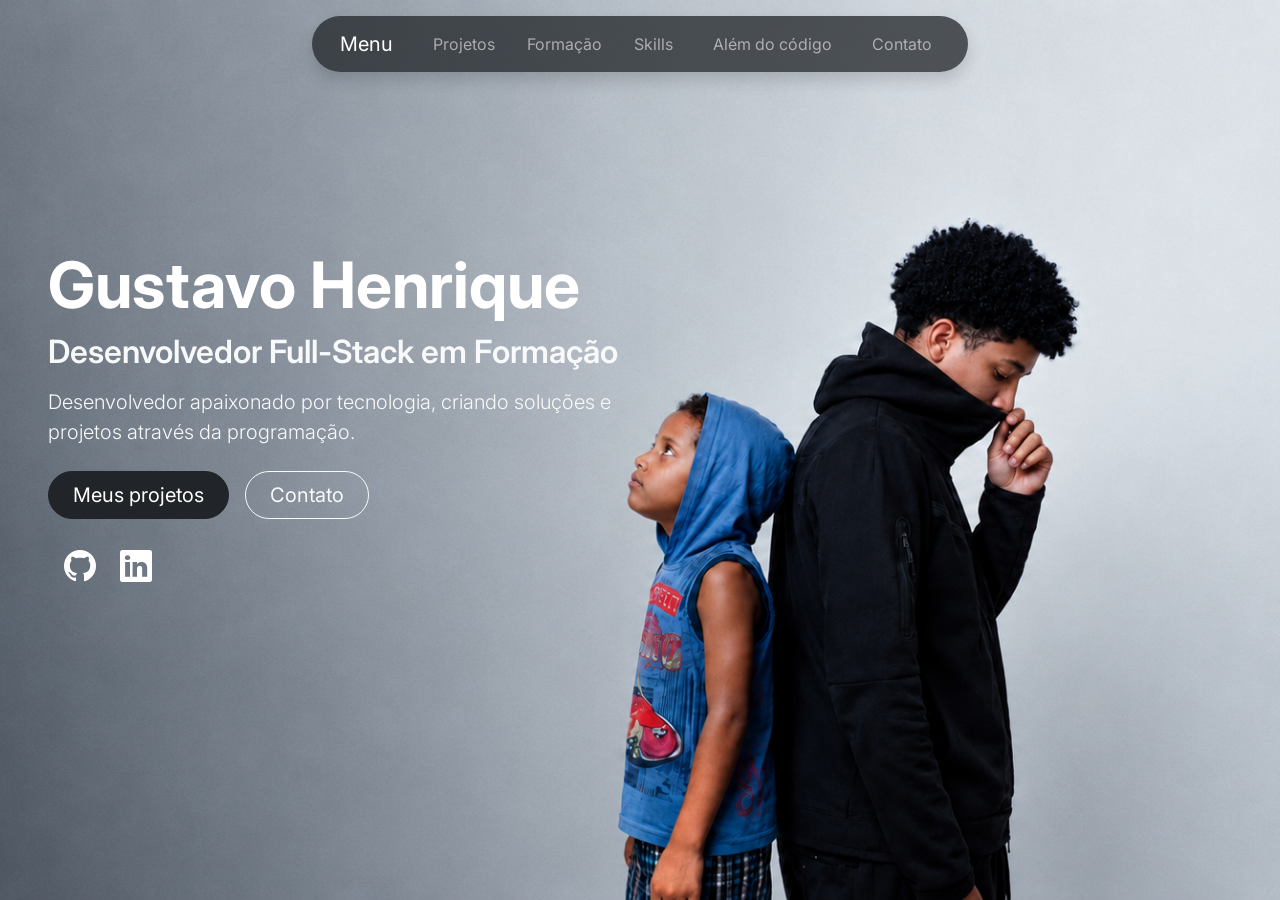
<file: index.html>
﻿<!doctype html>
<html lang="pt-BR">

<head>
    <meta charset="utf-8">
    <meta name="viewport" content="width=device-width, initial-scale=1">
    <meta name="description" content="Portfólio de Gustavo Henrique, desenvolvedor Full-Stack em formação. Conheça meus projetos, formação e competências.">

    <title>Gustavo Henrique | Portfólio</title>

    <link rel="stylesheet" href="https://cdn.jsdelivr.net/npm/bootstrap-icons@1.13.1/font/bootstrap-icons.min.css">
    <link href="https://cdn.jsdelivr.net/npm/bootstrap@5.3.8/dist/css/bootstrap.min.css" rel="stylesheet">
    <link href="css/style.css" rel="stylesheet">
    <link href="https://fonts.googleapis.com/css2?family=Inter:wght@400;500;600;700;800&display=swap" rel="stylesheet">
</head>

<body>
    <div class="site min-vh-100 d-flex flex-column">
        <header class="sticky-top py-3">
            <div class="container d-flex justify-content-center">
                <nav class="navbar navbar-expand-lg col-12 col-lg-auto px-3 rounded-5 bg-dark bg-opacity-75 shadow" data-bs-theme="dark" aria-label="Navegação principal">
                    <div class="container-fluid">
                        <a class="navbar-brand" href="index.html" aria-current="page">Menu</a>

                        <button class="navbar-toggler" type="button" data-bs-toggle="collapse" data-bs-target="#navMenu" aria-controls="navMenu" aria-expanded="false" aria-label="Abrir menu de navegação">
                            <span class="navbar-toggler-icon"></span>
                        </button>

                        <div class="collapse navbar-collapse" id="navMenu">
                            <ul class="navbar-nav gap-1 gap-lg-3 ms-lg-3 mt-3 mt-lg-0">
                                <li class="nav-item"><a class="nav-link" href="projetos.html#projetos">Projetos</a></li>
                                <li class="nav-item"><a class="nav-link" href="projetos.html#formacao">Formação</a></li>
                                <li class="nav-item"><a class="nav-link" href="projetos.html#skills">Skills</a></li>
                                <li class="nav-item"> <a class="nav-link rounded-pill px-3" href="projetos.html#interesses"> Além do código</a>
                                <li class="nav-item"><a class="nav-link" href="projetos.html#contato">Contato</a></li>
                                
                    </li>
                            </ul>
                        </div>
                    </div>
                </nav>
            </div>
        </header>

        <main class="container-fluid flex-grow-1 d-flex align-items-center px-4 px-lg-5 py-5">
            <div class="row w-100 g-0">
                <div class="col-lg-7 col-xl-6">
                    <section class="hero-text text-light" aria-labelledby="apresentacao">
                        <h1 class="display-1 fw-bold lh-1 mb-3 text-white" id="apresentacao">Gustavo Henrique</h1>
                        <h2 class="fs-2 fw-semibold mb-3">Desenvolvedor Full-Stack em Formação</h2>
                        <p class="lead mb-4">Desenvolvedor apaixonado por tecnologia, criando soluções e projetos através da programação.</p>

                        <div class="d-flex flex-wrap gap-3">
                            <a href="projetos.html#projetos" class="btn btn-dark btn-lg rounded-pill px-4">Meus projetos</a>
                            <a href="projetos.html#contato" class="btn btn-outline-light btn-lg rounded-pill px-4">Contato</a>
                        </div>

                        <div class="d-flex gap-4 mt-4 ms-3">
                            <a href="https://github.com/dk-77777" target="_blank" rel="noopener noreferrer" aria-label="GitHub de Gustavo Henrique (abre em nova aba)">
                                <i class="bi bi-github fs-2 text-white" aria-hidden="true"></i>
                            </a>
                            <a href="https://www.linkedin.com/in/gustavodkzvlr/" target="_blank" rel="noopener noreferrer" aria-label="LinkedIn de Gustavo Henrique (abre em nova aba)">
                                <i class="bi bi-linkedin fs-2 text-white" aria-hidden="true"></i>
                            </a>
                        </div>
                    </section>
                </div>
            </div>
        </main>
    </div>



    <script src="https://cdn.jsdelivr.net/npm/bootstrap@5.3.8/dist/js/bootstrap.bundle.min.js"></script>
</body>

</html>
</file>
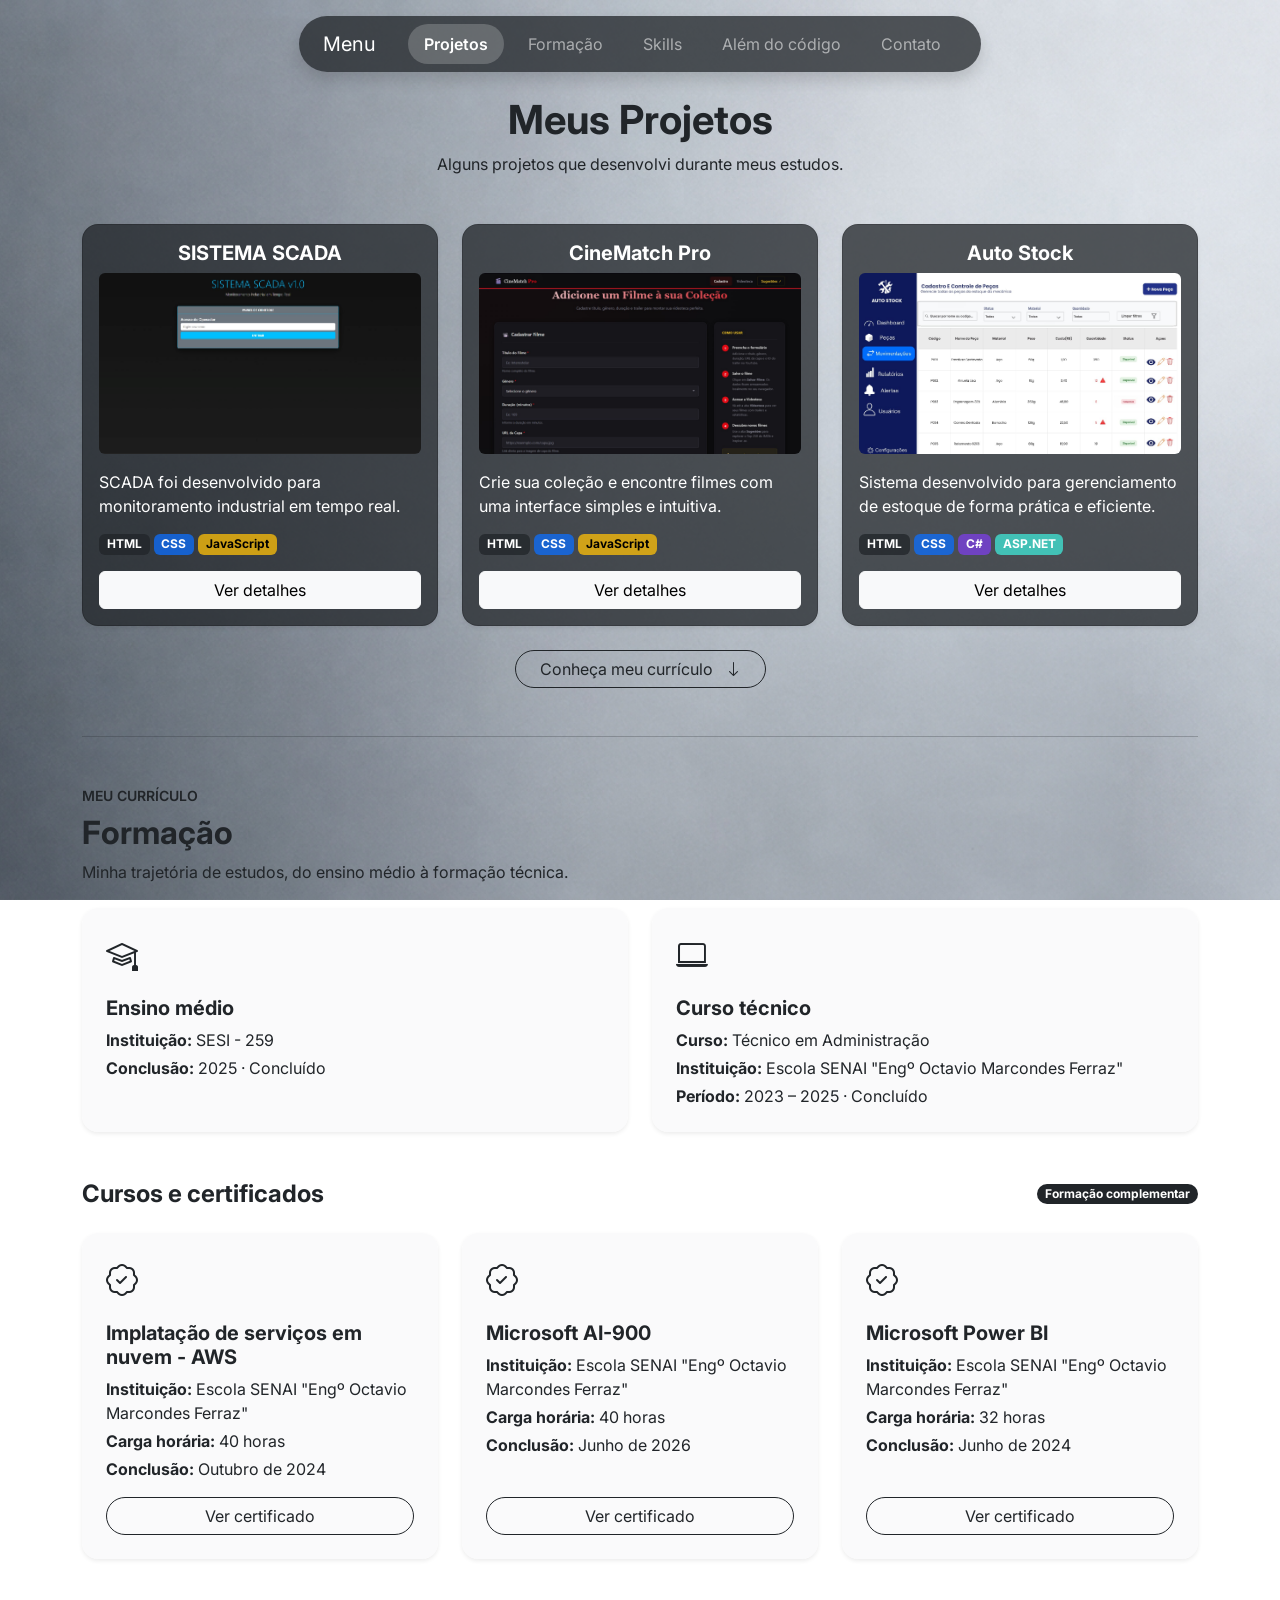
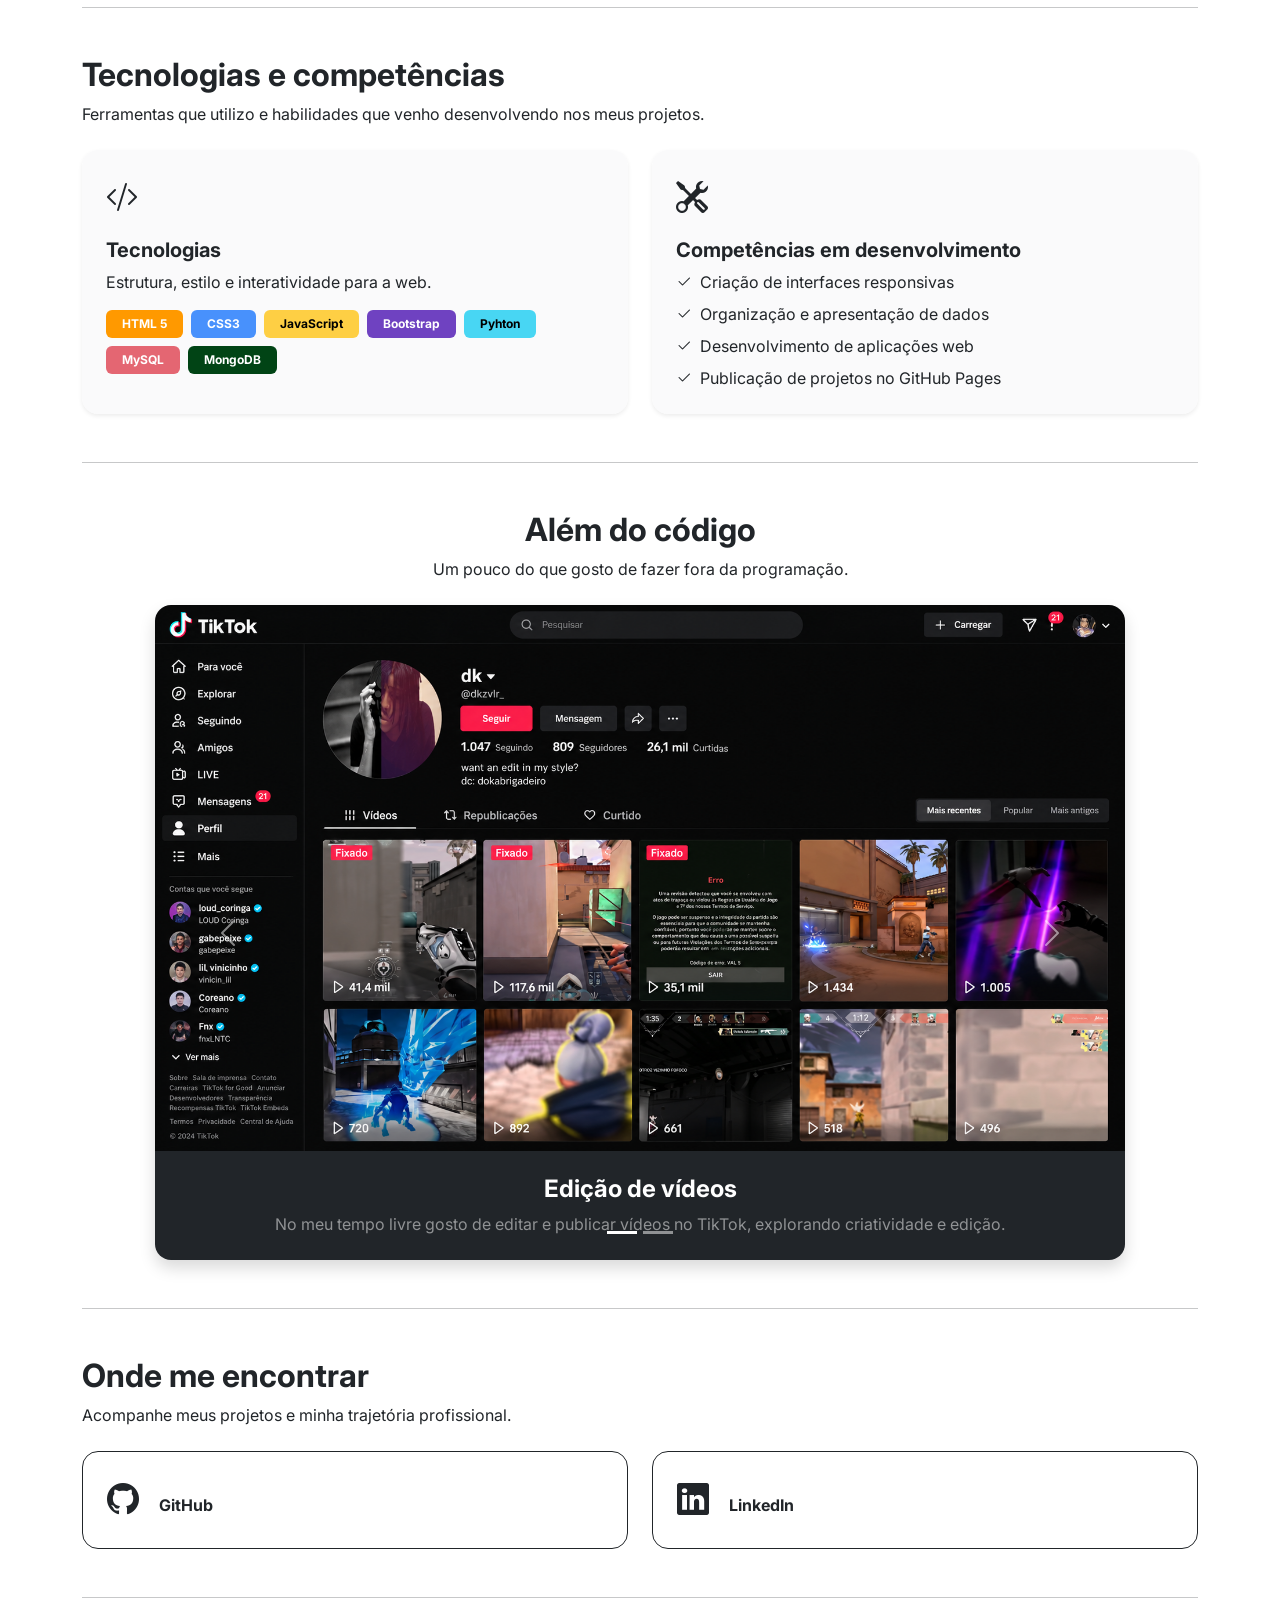
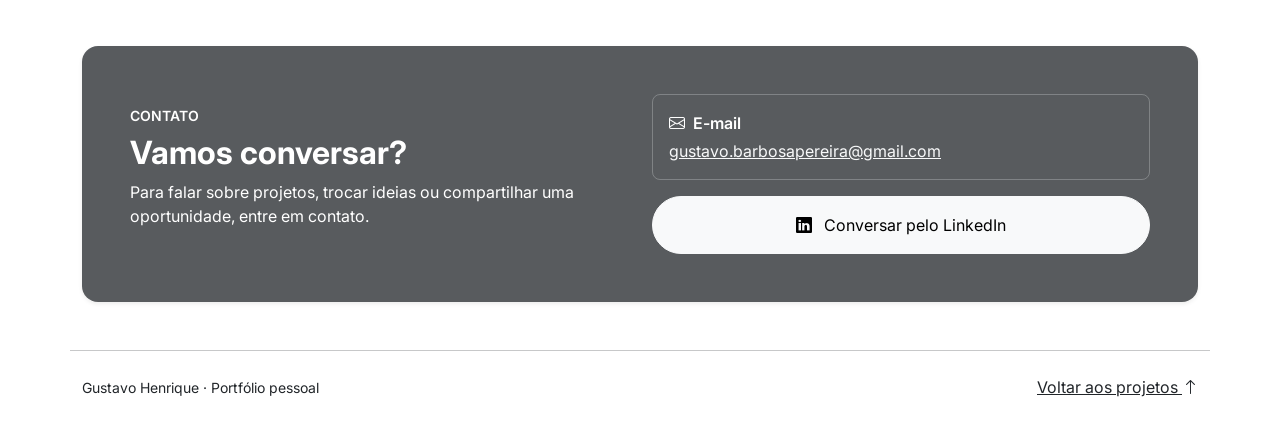
<file: projetos.html>
<!doctype html>
<html lang="pt-BR">

<head>
    <meta charset="utf-8">
    <meta name="viewport" content="width=device-width, initial-scale=1">
    <title>Projetos e currículo | Gustavo Henrique</title>

    <link href="https://cdn.jsdelivr.net/npm/bootstrap@5.3.8/dist/css/bootstrap.min.css" rel="stylesheet">
    <link href="https://cdn.jsdelivr.net/npm/bootstrap-icons@1.13.1/font/bootstrap-icons.min.css" rel="stylesheet">
    <link href="https://fonts.googleapis.com/css2?family=Inter:wght@400;500;600;700;800&display=swap" rel="stylesheet">
    <link href="css/style.css" rel="stylesheet">
    <link href="css/projetos.css" rel="stylesheet">
</head>

<body class="min-vh-100 text-dark"
    data-bs-spy="scroll"
    data-bs-target="#navSecoes"
    data-bs-root-margin="-90px 0px -40%"
    data-bs-smooth-scroll="true">

    
<!-- barra de navegação -->
<header class="sticky-md-top pt-3">
    <div class="container d-flex justify-content-center">

        <nav class="navbar navbar-expand-md col-12 col-md-auto px-3 px-md-4 rounded-5 bg-dark bg-opacity-75 shadow"
            data-bs-theme="dark">

            <!-- menu -->
            <a class="navbar-brand" href="index.html">Menu</a>
            <button class="navbar-toggler" type="button"
                data-bs-toggle="collapse"
                data-bs-target="#navMenu">

                <span class="navbar-toggler-icon"></span>

            </button>

            <!-- links do menu -->
            <div class="collapse navbar-collapse" id="navMenu">

                <ul id="navSecoes" class="navbar-nav gap-1 gap-md-2 ms-md-3">

                    <li class="nav-item">
                        <a class="nav-link rounded-pill px-3" href="#projetos">
                            Projetos
                        </a>
                    </li>

                    <li class="nav-item">
                        <a class="nav-link rounded-pill px-3" href="#formacao">
                            Formação
                        </a>
                    </li>

                    <li class="nav-item">
                        <a class="nav-link rounded-pill px-3" href="#skills">
                            Skills
                        </a>
                    </li>

                    <li class="nav-item">
                        <a class="nav-link rounded-pill px-3" href="#interesses">
                            Além do código
                        </a>
                    </li>

                    <li class="nav-item">
                        <a class="nav-link rounded-pill px-3" href="#contato">
                            Contato
                        </a>
                    </li>

                </ul>

            </div>

        </nav>

    </div>
</header>


    <main class="container">

        <!-- meus projetos -->
        <section id="projetos" class="pt-4 pb-5">

            <div class="text-center mb-5">
                <h1 class="fw-bold">Meus Projetos</h1>
                <p>Alguns projetos que desenvolvi durante meus estudos.</p>
            </div>

            <div class="row g-4 align-items-start ">

                <!-- projeto scada -->
                <div class="col-12 col-md-6 col-lg-4">
                    <div class="card hover-card rounded-4 bg-dark bg-opacity-75 text-white shadow-sm">
                        <div class="card-body d-flex flex-column p-3">

                            <h2 class="fs-5 fw-bold text-center">SISTEMA SCADA</h2>

                            <a class="ratio ratio-16x9 mb-3" target="_blank"
                                href="https://dk-77777.github.io/Sistema-de-Monitoramento-de-Press-o-Hidr-ulica/">
                                <img src="img/projeto1.png" class="w-100 h-100 object-fit-cover rounded" alt="Sistema SCADA">
                            </a>

                            <p>SCADA foi desenvolvido para monitoramento industrial em tempo real.</p>

                            <div class="d-flex gap-1 mt-auto mb-3">
                                <span class="badge text-bg-dark">HTML</span>
                                <span class="badge text-bg-primary">CSS</span>
                                <span class="badge text-bg-warning">JavaScript</span>
                            </div>

                            <button class="btn btn-light" data-bs-toggle="collapse" data-bs-target="#projeto1">
                                Ver detalhes
                            </button>

                            <div class="collapse mt-2" id="projeto1">
                                <div class="bg-light text-dark rounded p-3">
                                    <p>
                                        Sistema para acompanhar máquinas, temperatura e estado da produção.
                                        Desenvolvido com HTML, CSS e JavaScript.
                                    </p>

                                    <a class="btn btn-outline-dark btn-sm"
                                        target="_blank" href="https://dk-77777.github.io/Sistema-de-Monitoramento-de-Press-o-Hidr-ulica/">
                                        Abrir projeto
                                    </a>
                                </div>
                            </div>

                        </div>
                    </div>
                </div>


                <!-- projeto cinematch -->
                <div class="col-12 col-md-6 col-lg-4">
                    <div class="card hover-card rounded-4 bg-dark bg-opacity-75 text-white shadow-sm">
                        <div class="card-body d-flex flex-column p-3">

                            <h2 class="fs-5 fw-bold text-center">CineMatch Pro</h2>

                            <a class="ratio ratio-16x9 mb-3" target="_blank"
                                href="https://dk-77777.github.io/Cinematch-Pro/">
                                <img src="img/projeto2.png" class="w-100 h-100 object-fit-cover rounded" alt="CineMatch Pro">
                            </a>

                            <p>Crie sua coleção e encontre filmes com uma interface simples e intuitiva.</p>

                            <div class="d-flex gap-1 mt-auto mb-3">
                                <span class="badge text-bg-dark">HTML</span>
                                <span class="badge text-bg-primary">CSS</span>
                                <span class="badge text-bg-warning">JavaScript</span>
                            </div>

                            <button class="btn btn-light" data-bs-toggle="collapse" data-bs-target="#projeto2">
                                Ver detalhes
                            </button>

                            <div class="collapse mt-2" id="projeto2">
                                <div class="bg-light text-dark rounded p-3">
                                    <p>
                                        Aplicação web para organizar uma coleção,
                                        pesquisar filmes e explorar informações sobre diferentes títulos.
                                    </p>

                                    <a class="btn btn-outline-dark btn-sm" target="_blank"
                                        href="https://dk-77777.github.io/Cinematch-Pro/">
                                        Abrir projeto
                                    </a>
                                </div>
                            </div>

                        </div>
                    </div>
                </div>


                <!-- projeto auto stock -->
                <div class="col-12 col-md-6 col-lg-4">
                    <div class="card hover-card rounded-4 bg-dark bg-opacity-75 text-white shadow-sm">
                        <div class="card-body d-flex flex-column p-3">

                            <h2 class="fs-5 fw-bold text-center">Auto Stock</h2>

                            <a class="ratio ratio-16x9 mb-3" target="_blank"
                                href="https://github.com/Luiz-aoms/SistemaAutoStock">
                                <img src="img/autostock.jpeg" class="w-100 h-100 object-fit-cover rounded" alt="Auto Stock">
                            </a>

                            <p>Sistema desenvolvido para gerenciamento de estoque de forma prática e eficiente.</p>

                            <div class="d-flex gap-1 mt-auto mb-3">
                                <span class="badge text-bg-dark">HTML</span>
                                <span class="badge text-bg-primary">CSS</span>
                                <span class="badge text-bg-white" style="background-color: #6f42c1;">C#</span>
                                <span class="badge text-bg-purple" style="background-color: #42c1b6;">ASP.NET</span>
                            </div>

                            <button class="btn btn-light" data-bs-toggle="collapse" data-bs-target="#projeto3">
                                Ver detalhes
                            </button>

                            <div class="collapse mt-2" id="projeto3">
                                <div class="bg-light text-dark rounded p-3">
                                    <p>
                                        O objetivo do Auto Stock é fornecer uma solução simples e funcional para controle de estoque, permitindo maior organização e eficiência no gerenciamento de materiais e produtos.
                                    </p>

                                    <a class="btn btn-outline-dark btn-sm" target="_blank"
                                        href="https://github.com/Luiz-aoms/SistemaAutoStock">
                                        Abrir projeto
                                    </a>
                                </div>
                            </div>

                        </div>
                    </div>
                </div>

            </div>

            <div class="text-center mt-4">
                <a class="btn btn-outline-dark rounded-pill px-4" href="#formacao">
                    Conheça meu currículo <i class="bi bi-arrow-down ms-2"></i>
                </a>
            </div>

        </section>


        <!-- minha formação -->
        <section id="formacao" class="py-5 border-top border-dark border-opacity-25">

            <p class="small fw-semibold text-uppercase mb-2">Meu currículo</p>
            <h2 class="fw-bold">Formação</h2>
            <p class="mb-4">Minha trajetória de estudos, do ensino médio à formação técnica.</p>

            <div class="row g-4">

                <div class="col-md-6">
                    <div class="card h-100 bg-light bg-opacity-75 border-0 rounded-4 shadow-sm">
                        <div class="card-body p-4">
                            <i class="bi bi-mortarboard fs-2"></i>
                            <h3 class="h5 fw-bold mt-3">Ensino médio</h3>
                            <p class="mb-1"><b>Instituição:</b> SESI - 259</p>
                            <p class="mb-0"><b>Conclusão:</b> 2025 · Concluído</p>
                        </div>
                    </div>
                </div>

                <div class="col-md-6">
                    <div class="card h-100 bg-light bg-opacity-75 border-0 rounded-4 shadow-sm">
                        <div class="card-body p-4">
                            <i class="bi bi-laptop fs-2"></i>
                            <h3 class="h5 fw-bold mt-3">Curso técnico</h3>
                            <p class="mb-1"><b>Curso:</b> Técnico em Administração</p>
                            <p class="mb-1"><b>Instituição:</b> Escola SENAI "Engº Octavio Marcondes Ferraz"</p>
                            <p class="mb-0"><b>Período:</b> 2023 – 2025 · Concluído</p>
                        </div>
                    </div>
                </div>

            </div>


            <div class="d-flex justify-content-between align-items-center mt-5 mb-4">
                <h3 class="h4 fw-bold mb-0">Cursos e certificados</h3>
                <span class="badge rounded-pill text-bg-dark">Formação complementar</span>
            </div>

            <div class="row g-4">

                <div class="col-md-6 col-lg-4">
                    <div class="card hover-card h-100 bg-light bg-opacity-75 border-0 rounded-4 shadow-sm">
                        <div class="card-body d-flex flex-column p-4">
                            <i class="bi bi-patch-check fs-2"></i>
                            <h4 class="h5 fw-bold mt-3">Implatação de serviços em nuvem - AWS</h4>
                            <p class="mb-1"><b>Instituição:</b> Escola SENAI "Engº Octavio Marcondes Ferraz"</p>
                            <p class="mb-1"><b>Carga horária:</b> 40 horas</p>
                            <p><b>Conclusão:</b> Outubro de 2024</p>
                            <button class="btn btn-outline-dark rounded-pill mt-auto"
                                data-bs-toggle="modal" data-bs-target="#certificadoaws">
                                Ver certificado
                            </button>
                        </div>
                    </div>
                </div>

                <div class="col-md-6 col-lg-4">
                    <div class="card hover-card h-100 bg-light bg-opacity-75 border-0 rounded-4 shadow-sm">
                        <div class="card-body d-flex flex-column p-4">
                            <i class="bi bi-patch-check fs-2"></i>
                            <h4 class="h5 fw-bold mt-3">Microsoft AI-900</h4>
                            <p class="mb-1"><b>Instituição:</b> Escola SENAI "Engº Octavio Marcondes Ferraz"</p>
                            <p class="mb-1"><b>Carga horária:</b> 40 horas</p>
                            <p><b>Conclusão:</b> Junho de 2026</p>

                            <button class="btn btn-outline-dark rounded-pill mt-auto"
                                data-bs-toggle="modal" data-bs-target="#certificadoai900">
                                Ver certificado
                            </button>
                        </div>
                    </div>
                </div>
                <div class="col-md-6 col-lg-4">
                    <div class="card hover-card h-100 bg-light bg-opacity-75 border-0 rounded-4 shadow-sm">
                        <div class="card-body d-flex flex-column p-4">
                            <i class="bi bi-patch-check fs-2"></i>
                            <h4 class="h5 fw-bold mt-3">Microsoft Power BI</h4>
                            <p class="mb-1"><b>Instituição:</b> Escola SENAI "Engº Octavio Marcondes Ferraz"</p>
                            <p class="mb-1"><b>Carga horária:</b> 32 horas</p>
                            <p><b>Conclusão:</b> Junho de 2024</p>

                            <button class="btn btn-outline-dark rounded-pill mt-auto"
                                data-bs-toggle="modal" data-bs-target="#certificadopb">
                                Ver certificado
                            </button>
                        </div>
                    </div>
                </div>

            </div>

        </section>


        <!-- tecnologias e habilidades -->
        <section id="skills" class="py-5 border-top border-dark border-opacity-25">

            <h2 class="fw-bold">Tecnologias e competências</h2>
            <p class="mb-4">Ferramentas que utilizo e habilidades que venho desenvolvendo nos meus projetos.</p>

            <div class="row g-4">

                <div class="col-md-6">
                    <div class="card  h-100 bg-light bg-opacity-75 border-0 rounded-4 shadow-sm">
                        <div class="card-body p-4">
                            <i class="bi bi-code-slash fs-2"></i>
                            <h3 class="h5 fw-bold mt-3">Tecnologias</h3>
                            <p>Estrutura, estilo e interatividade para a web.</p>

                            <div class="d-flex flex-wrap gap-2">
                                <span class="badge text-white px-3 py-2" style="background-color: #ff9900;">HTML 5</span>
                                <span class="badge text-bg-primary px-3 py-2">CSS3</span>
                                <span class="badge text-bg-warning px-3 py-2">JavaScript</span>
                                <span class="badge text-white px-3 py-2" style="background-color: #6f42c1;">Bootstrap</span>
                                <span class="badge text-bg-info px-3 py-2">Pyhton</span>
                                <span class="badge text-bg-danger px-3 py-2">MySQL</span>
                                <span class="badge text-white px-3 py-2" style="background-color: #014415;">MongoDB</span>

                            </div>
                        </div>
                    </div>
                </div>

                <div class="col-md-6">
                    <div class="card h-100 bg-light bg-opacity-75 border-0 rounded-4 shadow-sm">
                        <div class="card-body p-4">
                            <i class="bi bi-tools fs-2"></i>
                            <h3 class="h5 fw-bold mt-3">Competências em desenvolvimento</h3>

                            <p class="mb-2"><i class="bi bi-check2 me-2"></i>Criação de interfaces responsivas</p>
                            <p class="mb-2"><i class="bi bi-check2 me-2"></i>Organização e apresentação de dados</p>
                            <p class="mb-2"><i class="bi bi-check2 me-2"></i>Desenvolvimento de aplicações web</p>
                            <p class="mb-0"><i class="bi bi-check2 me-2"></i>Publicação de projetos no GitHub Pages</p>
                        </div>
                    </div>
                </div>

            </div>

        </section>


        <!-- um pouco sobre meus interesses -->
<section id="interesses" class="py-5 border-top border-dark border-opacity-25">

    <div class="text-center mb-4">
        <h2 class="fw-bold">Além do código</h2>
        <p>Um pouco do que gosto de fazer fora da programação.</p>
    </div>

    <div id="carouselInteresses"
        class="carousel slide mx-auto"
        data-bs-ride="carousel"
        style="max-width: 970px;">

        <!-- indicadores do carrossel -->
        <div class="carousel-indicators">

            <button type="button"
                data-bs-target="#carouselInteresses"
                data-bs-slide-to="0"
                class="active"
                aria-current="true"
                aria-label="TikTok">
            </button>

            <button type="button"
                data-bs-target="#carouselInteresses"
                data-bs-slide-to="1"
                aria-label="UFC">
            </button>

        </div>


        <!-- conteúdo do carrossel -->
        <div class="carousel-inner rounded-4 shadow overflow-hidden">

            <!-- meu tiktok -->
            <div class="carousel-item active">

                <div class="carousel-hover">

                    <a href="https://www.tiktok.com/@dkzvlr_"
                        target="_blank"
                        class="d-block w-100 h-100">

                        <div class="ratio ratio-16x9">

                            <img src="img/tiktok.png"
                                class="w-100 h-100 object-fit-cover"
                                alt="Meu perfil no TikTok">

                        </div>

                    </a>

                    <!-- texto do slide -->
                    <div class="bg-dark text-white text-center p-4">

                        <h3 class="h4 fw-bold mb-2">
                            Edição de vídeos
                        </h3>

                        <p class="mb-0 text-white-50">
                            No meu tempo livre gosto de editar e publicar vídeos no TikTok,
                            explorando criatividade e edição.
                        </p>

                    </div>

                </div>

            </div>


          <div class="carousel-item">

    <div class="ratio ratio-16x9">
        <img src="img/charles.jpg"
            class="w-100 h-100 object-fit-cover"
            alt="UFC">
    </div>

    <div class="bg-dark text-white text-center p-4">
        <h3 class="h4 fw-bold mb-2">UFC & MMA</h3>

        <p class="mb-0 text-white-50">
            Também gosto de acompanhar UFC e artes marciais.
        </p>
    </div>

</div>


        <!-- voltar para o slide anterior -->
        <button class="carousel-control-prev"
            type="button"
            data-bs-target="#carouselInteresses"
            data-bs-slide="prev">

            <span class="carousel-control-prev-icon"></span>

            <span class="visually-hidden">
                Anterior
            </span>

        </button>


        <!-- ir para o próximo slide -->
        <button class="carousel-control-next"
            type="button"
            data-bs-target="#carouselInteresses"
            data-bs-slide="next">

            <span class="carousel-control-next-icon"></span>

            <span class="visually-hidden">
                Próximo
            </span>

        </button>

    </div>

</section>

        <!-- meus links -->
        <section class="py-5 border-top border-dark border-opacity-25">

            <h2 class="fw-bold">Onde me encontrar</h2>
            <p class="mb-4">Acompanhe meus projetos e minha trajetória profissional.</p>

            <div class="row g-4">

                <div class="col-md-6">
                    <a class="btn btn-outline-dark w-100 h-100 rounded-4 p-4 text-start"
                        href="https://github.com/dk-77777" target="_blank">
                        <i class="bi bi-github fs-2 me-3"></i>
                        <b>GitHub</b>
                    </a>
                </div>

                <div class="col-md-6">
                    <a class="btn btn-outline-dark w-100 h-100 rounded-4 p-4 text-start"
                        href="https://www.linkedin.com/in/gustavodkzvlr/" target="_blank">
                        <i class="bi bi-linkedin fs-2 me-3"></i>
                        <b>LinkedIn</b>
                    </a>
                </div>

            </div>

        </section>


        <!-- contato -->
        <section id="contato" class="py-5 border-top border-dark border-opacity-25">

            <div class="card bg-dark bg-opacity-75 text-white border-0 rounded-4 shadow-sm">
                <div class="card-body p-4 p-md-5">

                    <div class="row g-4 align-items-center">

                        <div class="col-lg-6">
                            <p class="small fw-semibold text-uppercase mb-2">Contato</p>
                            <h2 class="fw-bold">Vamos conversar?</h2>
                            <p>Para falar sobre projetos, trocar ideias ou compartilhar uma oportunidade, entre em contato.</p>
                        </div>

                        <div class="col-lg-6">

                            <div class="border border-light border-opacity-25 rounded-3 p-3 mb-3">
                                <p class="fw-semibold mb-1">
                                    <i class="bi bi-envelope me-2"></i>E-mail
                                </p>

                                <a class="link-light" href="https://mail.google.com/mail/?view=cm&fs=1&to=gustavo.barbosapereira@gmail.com" target="_blank">
                                    gustavo.barbosapereira@gmail.com
                                </a>
                            </div>

                            <a class="btn btn-light rounded-pill py-3 w-100"
                                href="https://www.linkedin.com/in/gustavodkzvlr/" target="_blank">
                                <i class="bi bi-linkedin me-2"></i>
                                Conversar pelo LinkedIn
                            </a>

                        </div>

                    </div>

                </div>
            </div>

        </section>

    </main>


    <!-- rodapé -->
    <footer class="container py-4 border-top border-dark border-opacity-25">
        <div class="d-flex justify-content-between align-items-center">
            <p class="small mb-0">Gustavo Henrique · Portfólio pessoal</p>

            <a class="link-dark" href="#projetos">
                Voltar aos projetos <i class="bi bi-arrow-up"></i>
            </a>
        </div>
    </footer>


    <!-- certificados -->
    <div class="modal fade" id="certificadoaws">
        <div class="modal-dialog modal-lg modal-dialog-centered">
            <div class="modal-content rounded-4">

                <div class="modal-header">
                    <h2 class="modal-title fs-5">Certificado</h2>
                    <button class="btn-close" data-bs-dismiss="modal"></button>
                </div>

                <div class="modal-body">
                    <img src="img/aws.png" class="img-fluid w-100 rounded border" alt="Certificado">
                </div>
                <div class="modal-footer">
                    <button class="btn btn-dark" data-bs-dismiss="modal">Fechar</button>
                </div>

            </div>
        </div>
    </div>

        <div class="modal fade" id="certificadoai900">
        <div class="modal-dialog modal-lg modal-dialog-centered">
            <div class="modal-content rounded-4">

                <div class="modal-header">
                    <h2 class="modal-title fs-5">Certificado</h2>
                    <button class="btn-close" data-bs-dismiss="modal"></button>
                </div>

                <div class="modal-body">
                    <img src="img/ai900.png" class="img-fluid w-100 rounded border" alt="Certificado">
                </div>

                <div class="modal-footer">
                    <button class="btn btn-dark" data-bs-dismiss="modal">Fechar</button>
                </div>

            </div>
        </div>
    </div>

    <div class="modal fade" id="certificadopb">
        <div class="modal-dialog modal-lg modal-dialog-centered">
            <div class="modal-content rounded-4">

                <div class="modal-header">
                    <h2 class="modal-title fs-5">Certificado</h2>
                    <button class="btn-close" data-bs-dismiss="modal"></button>
                </div>

                <div class="modal-body">
                    <img src="img/pb.png" class="img-fluid w-100 rounded border" alt="Certificado">
                </div>

                <div class="modal-footer">
                    <button class="btn btn-dark" data-bs-dismiss="modal">Fechar</button>
                </div>

            </div>
        </div>
    </div>



    <script src="https://cdn.jsdelivr.net/npm/bootstrap@5.3.8/dist/js/bootstrap.bundle.min.js"></script>

</body>
</html>
</file>
<file: css/style.css>
html, body{
font-family: 'Inter', sans-serif;

}

.site{
    background-image: url("../img/SremmLife.png");
    background-size: cover;
    background-position: center;
    background-repeat: no-repeat;



    position: fixed;
    top: 0;
    left: 0;
    width: 100vw;
    height: 100vh;



    animation: zoomOut 1s ease-out forwards;
}


.hero-text {
    transform: translateY(-8vh);
}


.hero-text h1 {
    font-size: clamp(3rem, 5vw, 5.5rem);

}

.hero-text h2 {
    font-size: clamp(3rem, 2.5vw, 2.2rem);

}

.hero-text p {
    max-width: 600px;
}




@keyframes zoomOut{
    from{
        transform: scale(1.203);
    }
    to{
        transform: scale(1.0);
    }
}
</file>
<file: css/projetos.css>
body {
    background: url("../img/fundo.jpg") center / cover fixed no-repeat;
}

.navbar .nav-link.active {
    background-color: rgba(255, 255, 255, 0.2);
    color: white !important;
    font-weight: 600;} 

    section[id] {
    scroll-margin-top: 100px;
}

.hover-card {
    transition: transform 0.3s ease;
}

.hover-card:hover {
    transform: scale(1.04);

}


.carousel-hover {
    transition: transform 0.3s ease;
}

.carousel-hover:hover {
    transform: scale(1.03);
}
</file>
